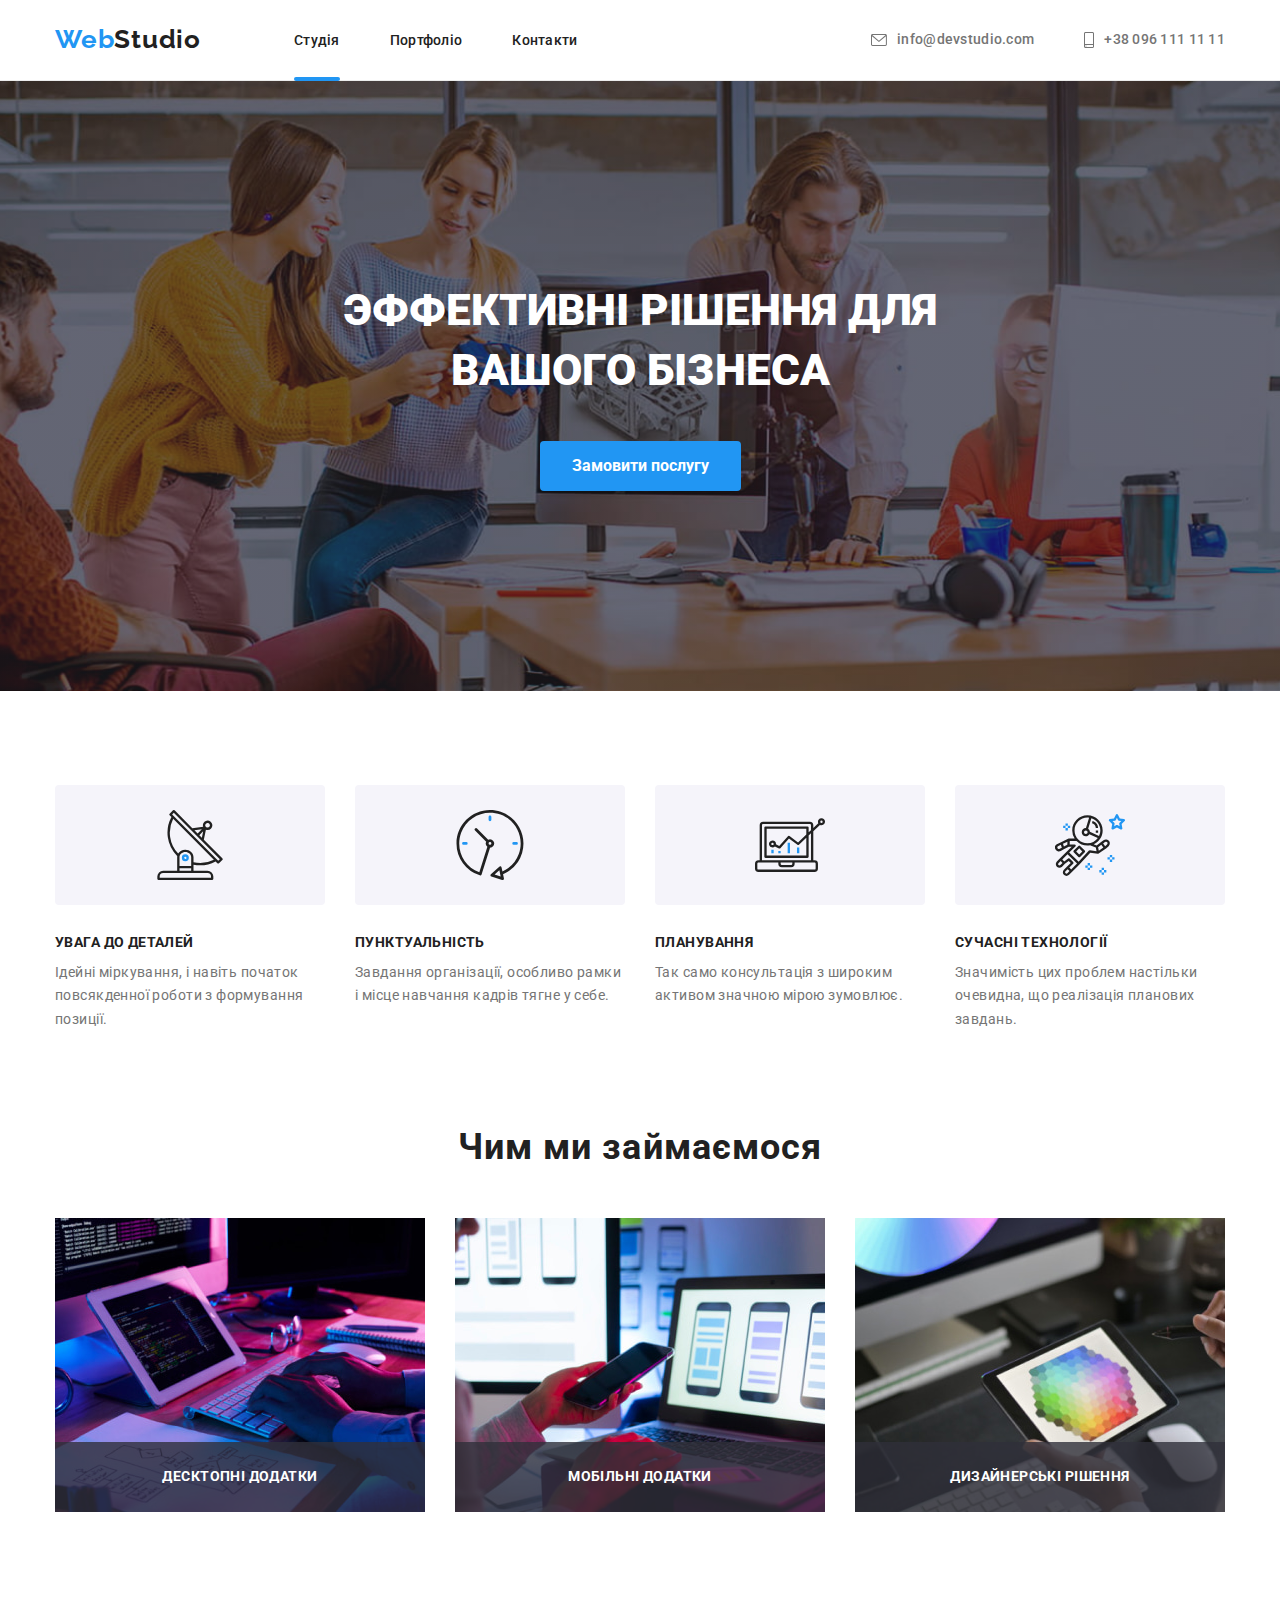
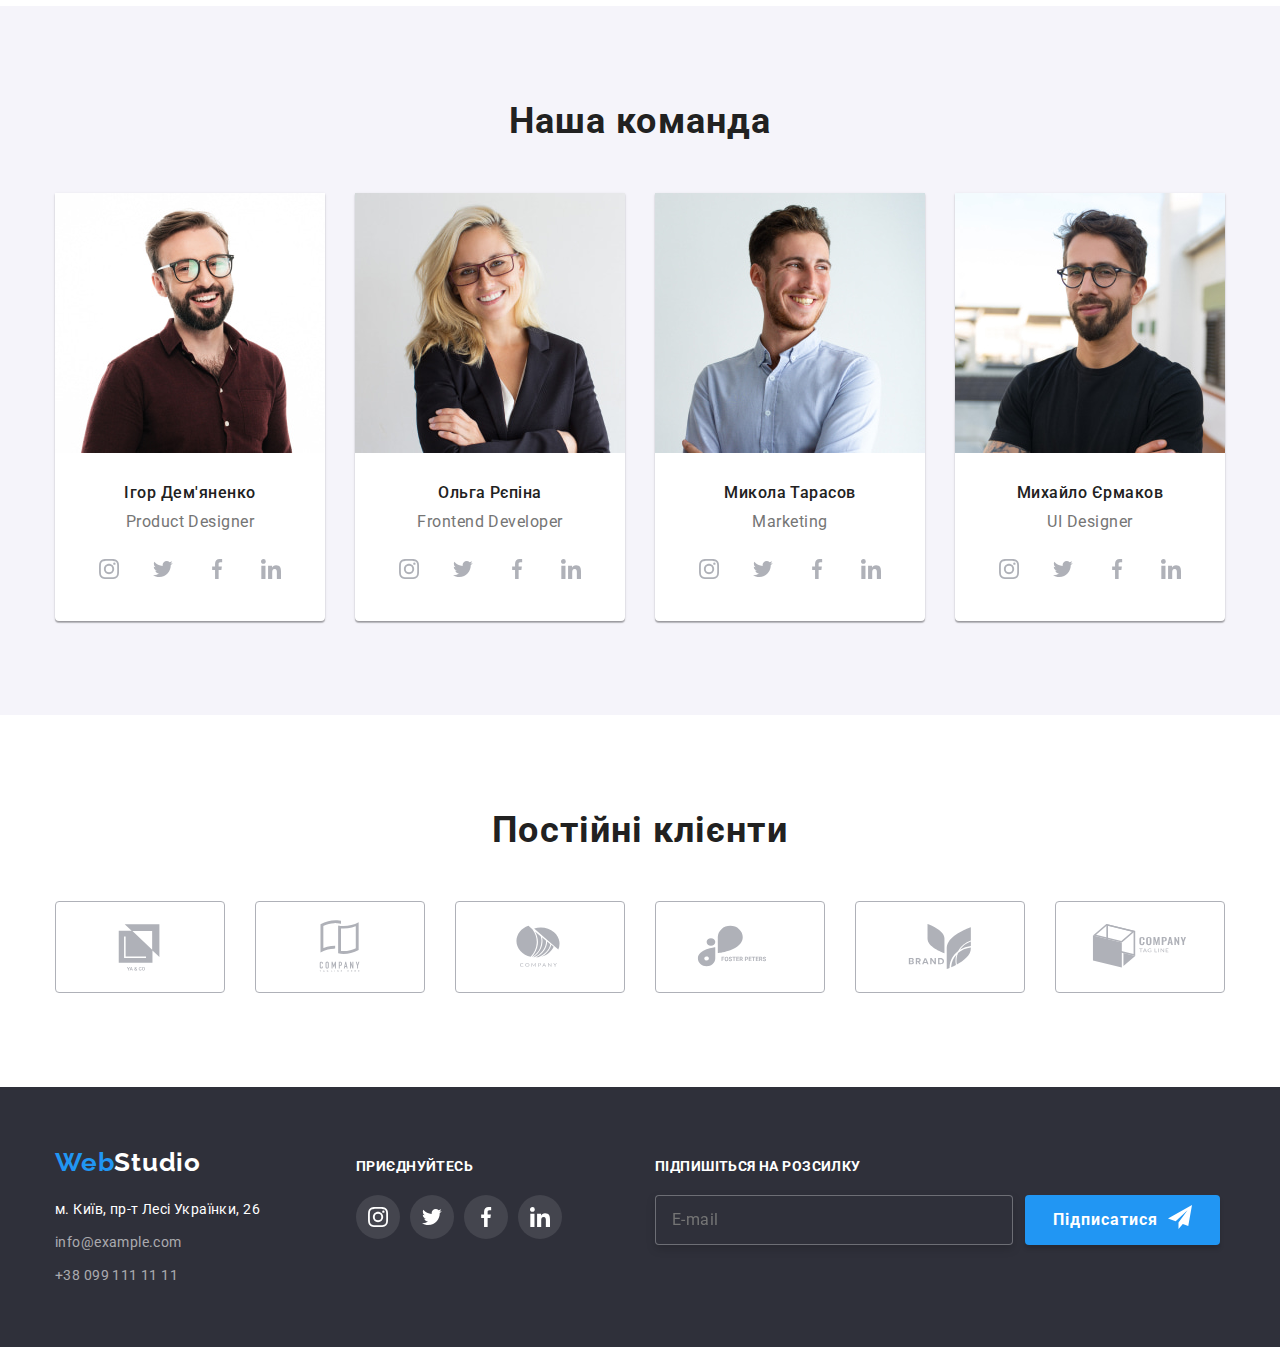
<file: index.html>
<!DOCTYPE html>
<html lang="en">
<head>
    <meta charset="UTF-8">
    <meta http-equiv="X-UA-Compatible" content="IE=edge">
    <meta name="viewport" content="width=device-width, initial-scale=1.0">
    <title>Document</title>
    <!-- Основные шрифты -->
    <link rel="preconnect" href="https://fonts.googleapis.com">
    <link rel="preconnect" href="https://fonts.gstatic.com" crossorigin>
    <link href="https://fonts.googleapis.com/css2?family=Raleway:wght@700&family=Roboto:wght@400;500;700;900&display=swap" rel="stylesheet">
    <!--modern-normolize-->
    <link rel="stylesheet" href="https://cdn.jsdelivr.net/npm/modern-normalize@1.1.0/modern-normalize.min.css">
    <!-- стили css 
    <link rel="stylesheet" href="./css/styles.css"/> -->
     <!-- Препроцессор SASS -->
     <link rel="stylesheet" href="./css/main.min.css">

</head>
<body>
    <header class="header">
        <div class="container header__wrapper">
          <nav class="header__navigation">
           <a href="./index.html" class="logo header__logo">Web<span class="header__logo-dark">Studio</span></a>

             <ul class="header__pages">
                <li class="header__pages-list"><a href="" class="header__pages-link header__pages-link--current">Студія</a></li>
                <li class="header__pages-list"><a href="./portfolio.html" class="header__pages-link">Портфоліо</a></li>
                <li class="header__pages-list"><a href="" class="header__pages-link">Контакти</a></li>
             </ul>     
          </nav> 

          <ul class="header__contacts">
             <li class="header__contacts-list">
                <a href="mailto:info@example.com" class="header__contact">
                  <svg class="header__icon-envelope">
                     <use href="./images/icons.svg#icon-envelope"></use>
                  </svg> 
                info@devstudio.com</a>
             </li>
             <li class="header__contacts-list">
                <a href="tel:+380991111111" class="header__contact">
                  <svg class="header__icon-smartphone">
                     <use href="./images/icons.svg#icon-smartphone"></use>
                  </svg>
                  +38 096 111 11 11</a>
             </li>
          </ul>
        </div>
    </header>

    <main>
        <section class="hero">
            <div class="container">
            <h1 class="hero__title">Эффективні рішення для<br/>вашого бізнеса</h1>
            <button class="hero__button" data-modal-open>Замовити послугу</button>
            </div>
        </section>

        <section class="features section">
            <div class="container">
              <h2 class="features__title">Наші переваги</h2>
              <ul class="features__unodered-list">
                 <li class="features__list">
                  <div class="features__box">
                    <svg class="features__icon">
                       <use href="./images/icons.svg#icon-antenna"></use>
                    </svg>
                  </div>  
                   <h3 class="features__link-title">Увага до деталей</h3>
                   <p class="features__text">Ідейні міркування, і навіть початок повсякденної роботи з формування позиції.</p>
                 </li>
                 <li class="features__list">
                    <div class="features__box">
                      <svg class="features__icon">
                         <use href="./images/icons.svg#icon-clock"></use>
                      </svg> 
                    </div>
                  <h3 class="features__link-title">Пунктуальність</h3>
                   <p class="features__text">Завдання організації, особливо рамки і місце навчання кадрів тягне у себе.</p>
                 </li>
                 <li class="features__list">
                    <div class="features__box">
                      <svg class="features__icon">
                         <use href="./images/icons.svg#icon-diagram"></use>
                      </svg> 
                    </div>
                  <h3 class="features__link-title">Планування</h3>
                   <p class="features__text">Так само консультація з широким активом значною мірою зумовлює.</p>
                 </li>
                  <li class="features__list">
                     <div class="features__box">
                        <svg class="features__icon">
                           <use href="./images/icons.svg#icon-astronaut"></use>
                        </svg>
                     </div>
                     <h3 class="features__link-title">Сучасні технології</h3>
                   <p class="features__text">Значимість цих проблем настільки очевидна, що реалізація планових завдань.</p>
                 </li>
               </ul>
             </div>
        </section>   

        <section class="work section">
            <div class="work__container container ">
               <h2 class="work__title">Чим ми займаємося</h2>
               
               <ul class="work__list">
                  <li class="work__item">
                     <div class="work__image">
                       <img src="./images/img1-optimized.jpg" alt="width 370px">
                       <p class="work__text">Десктопні додатки</p>
                  </div> 
                  </li>

                  <li class="work__item">
                     <div class="work__image">
                       <img src="./images/img2-optimized.jpg" alt="width 370px">
                       <p class="work__text">Мобільні додатки</p>
                     </div>
                  </li>

                  <li class="work__item">
                     <div class="work__image">
                       <img src="./images/img3-optimized.jpg" alt="width 370px">
                       <p class="work__text">Дизайнерські рішення</p>
                     </div>
                  </li>
               </ul>

            </div>
        </section>

        <section class="team section">
            <div class="container">
               <h2 class="team__title">Наша команда</h2>
               <ul class="team__list">
                   <li class="team__item">
                      <img src="./images/Демьяненко-optimized.jpg" alt="width 270px">
                      <div class="team__wrapper">
                         <h3 class="team__participant-name">Ігор Дем'яненко</h3>
                         <p class="team__profession">Product Designer</p>
                        <ul class="participant-networks">
                           <li class="participant-networks__list">
                             <a href="" class="participant-networks__link">
                                <svg class="participant-networks__svg">
                                  <use href="./images/icons.svg#icon-instagram" ></use>
                                </svg>
                              </a>
                           </li>
                           <li class="participant-networks__list">
                              <a href="" class="participant-networks__link">
                               <svg class="participant-networks__svg">
                                  <use href="./images/icons.svg#icon-vector" ></use>
                               </svg>
                              </a>
                           </li>
                           <li class="participant-networks__list">
                              <a href="" class="participant-networks__link">
                               <svg class="participant-networks__svg">
                                  <use href="./images/icons.svg#icon-facebook" ></use>
                               </svg>
                              </a>
                           </li>
                           <li class="participant-networks__list">
                              <a href="" class="participant-networks__link">
                               <svg class="participant-networks__svg">
                                  <use href="./images/icons.svg#icon-linkedin" ></use>
                               </svg>
                              </a>
                           </li>
                        </ul>
                      </div>
                   </li>   

                   <li class="team__item">
                      <img src="./images/Репина-optimized.jpg" alt="width 270px">
                      <div class="team__wrapper">
                         <h3 class="team__participant-name">Ольга Рєпіна</h3>
                         <p class="team__profession">Frontend Developer</p>
                         <ul class="participant-networks">
                           <li class="participant-networks__list">
                             <a href="" class="participant-networks__link">
                                <svg class="participant-networks__svg">
                                  <use href="./images/icons.svg#icon-instagram" ></use>
                                </svg>
                              </a>
                           </li>
                           <li class="participant-networks__list">
                              <a href="" class="participant-networks__link">
                               <svg class="participant-networks__svg">
                                  <use href="./images/icons.svg#icon-vector" ></use>
                               </svg>
                              </a>
                           </li>
                           <li class="participant-networks__list">
                              <a href="" class="participant-networks__link">
                               <svg class="participant-networks__svg">
                                  <use href="./images/icons.svg#icon-facebook" ></use>
                               </svg>
                              </a>
                           </li>
                           <li class="participant-networks__list">
                              <a href="" class="participant-networks__link">
                               <svg class="participant-networks__svg">
                                  <use href="./images/icons.svg#icon-linkedin" ></use>
                               </svg>
                              </a>
                           </li>
                        </ul>
                        </div>
                  </li>   

                  <li class="team__item">
                      <img src="./images/Тарасов-optimized.jpg" alt="width 270px">
                      <div class="team__wrapper">
                         <h3 class="team__participant-name">Микола Тарасов</h3>
                         <p class="team__profession">Marketing</p>
                         <ul class="participant-networks">
                           <li class="participant-networks__list">
                             <a href="" class="participant-networks__link">
                                <svg class="participant-networks__svg">
                                  <use href="./images/icons.svg#icon-instagram" ></use>
                                </svg>
                              </a>
                           </li>
                           <li class="participant-networks__list">
                              <a href="" class="participant-networks__link">
                               <svg class="participant-networks__svg">
                                  <use href="./images/icons.svg#icon-vector" ></use>
                               </svg>
                              </a>
                           </li>
                           <li class="participant-networks__list">
                              <a href="" class="participant-networks__link">
                               <svg class="participant-networks__svg">
                                  <use href="./images/icons.svg#icon-facebook" ></use>
                               </svg>
                              </a>
                           </li>
                           <li class="participant-networks__list">
                              <a href="" class="participant-networks__link">
                               <svg class="participant-networks__svg">
                                  <use href="./images/icons.svg#icon-linkedin" ></use>
                               </svg>
                              </a>
                           </li>
                        </ul>
                        </div>
                  </li>   

                  <li class="team__item">
                      <img src="./images/Ермаков-optimized.jpg" alt="width 270px">
                      <div class="team__wrapper">
                         <h3 class="team__participant-name">Михайло Єрмаков</h3>
                         <p class="team__profession">UI Designer</p>
                         <ul class="participant-networks">
                           <li class="participant-networks__list">
                             <a href="" class="participant-networks__link">
                                <svg class="participant-networks__svg">
                                  <use href="./images/icons.svg#icon-instagram" ></use>
                                </svg>
                              </a>
                           </li>
                           <li class="participant-networks__list">
                              <a href="" class="participant-networks__link">
                               <svg class="participant-networks__svg">
                                  <use href="./images/icons.svg#icon-vector" ></use>
                               </svg>
                              </a>
                           </li>
                           <li class="participant-networks__list">
                              <a href="" class="participant-networks__link">
                               <svg class="participant-networks__svg">
                                  <use href="./images/icons.svg#icon-facebook" ></use>
                               </svg>
                              </a>
                           </li>
                           <li class="participant-networks__list">
                              <a href="" class="participant-networks__link">
                               <svg class="participant-networks__svg">
                                  <use href="./images/icons.svg#icon-linkedin" ></use>
                               </svg>
                              </a>
                           </li>
                        </ul>
                        </div>
                  </li>   
               </ul>
            </div>
        </section>

        <section class="clients section">
           <div class="container">
              <h2 class="clients__title">Постійні клієнти</h2>
              <ul class="clients__unodered-list">
                 <li class="clients__list">
                    <a href="" class="clients__link">
                       <svg class="clients__logo">
                          <use href="./images/icons.svg#icon-logo-first"></use>
                       </svg>
                     </a>
                 </li>
                 <li class="clients__list">
                     <a href="" class="clients__link"> 
                       <svg class="clients__logo">
                          <use href="./images/icons.svg#icon-logo-second"></use>
                       </svg>
                     </a>
                 </li>
                 <li class="clients__list">
                     <a href="" class="clients__link">
                       <svg class="clients__logo"> 
                         <use href="./images/icons.svg#icon-logo-third"></use>
                       </svg>
                     </a>
                 </li>
                 <li class="clients__list">
                    <a href="" class="clients__link">
                       <svg class="clients__logo">
                         <use href="./images/icons.svg#icon-logo-fourth"></use>
                       </svg>
                     </a>
                 </li>
                 <li class="clients__list">
                    <a href="" class="clients__link">
                      <svg class="clients__logo"> 
                         <use href="./images/icons.svg#icon-logo-fifth"></use>
                      </svg>
                     </a>
                 </li>
                 <li class="clients__list">
                    <a href="" class="clients__link">
                      <svg class="clients__logo"> 
                         <use href="./images/icons.svg#icon-logo-sixth"></use>
                      </svg>
                     </a>
                 </li>
              </ul>
           </div>
        </section>
    </main>
   
    <footer class="footer">
     <div class="container footer__container">
        <section class="footer__contacts">
          <a href="./index.html" class="footer__logo">Web<span class="footer__logo-light">Studio</span></a>

          <address class="footer__address">
              <ul class="footer__list">
                <li class="footer__link"><a class="footer__company-adress" href="https://www.google.com/maps/place/%D0%B1%D1%83%D0%BB.+%D0%9B%D0%B5%D1%81%D0%B8+%D0%A3%D0%BA%D1%80%D0%B0%D0%B8%D0%BD%D0%BA%D0%B8,+26,+%D0%9A%D0%B8%D0%B5%D0%B2,+02000/@50.4265807,30.5361971,17z/data=!3m1!4b1!4m5!3m4!1s0x40d4cf0e033ecbe9:0x57a4dffefec77da0!8m2!3d50.4265807!4d30.5383858" >м. Київ, пр-т Лесі Українки, 26</a></li>
          
                <li class="footer__link"><a class="footer__company-contacts" href="mailto:info@example.com" >info@example.com</a></li>
               
                <li class="footer__link"><a class="footer__company-contacts" href="tel:+380991111111" >+38 099 111 11 11</a></li>
              </ul> 
           </address>
        </section>
        <section class="footer-networks">
           <h2 class="footer-networks__title">приєднуйтесь</h2>
           <ul class="footer-networks__unodered-list">
              <li class="footer-networks__list">
                <a href="" class="footer-networks__link">
                   <svg class="footer-networks__svg">
                      <use href="./images/icons.svg#icon-instagram" ></use>
                   </svg>
                  </a>
              </li>
              <li class="footer-networks__list">
                <a href="" class="footer-networks__link">
                   <svg class="footer-networks__svg">
                      <use href="./images/icons.svg#icon-vector" ></use>
                   </svg>
               </a>
              </li>
              <li class="footer-networks__list">
                <a href="" class="footer-networks__link">
                   <svg class="footer-networks__svg">
                      <use href="./images/icons.svg#icon-facebook" ></use>
                   </svg>
               </a>
              </li>
              <li class="footer-networks__list">
                <a href="" class="footer-networks__link">
                   <svg class="footer-networks__svg">
                      <use href="./images/icons.svg#icon-linkedin" ></use>
                   </svg>
               </a>
              </li>
           </ul>
        </section>

        <section class="footer-email">
            <label for="email-input" class="footer-email__title">Підпишіться на розсилку</label>
               <div class="footer-email__wrapper">
                  <input 
                     class="footer-email__input" 
                     type="email" 
                     name="email-input" 
                     placeholder="E-mail" 
                     id="email-input"
                  />
                  <button type="submit" class="footer-email__send-button">
                     <p class="footer-email__button-text">Підписатися</p>
                     <svg class=""  width="24px" height="24px">
                        <use href="./images/icons.svg#email-send-button" ></use>
                     </svg>
                  </button>
               </div> 
         </section>
     </div>
    </footer>   
    
    <div class="backdrop is-hidden"  data-modal>
      <div class="modal">
         <button type="modal-button" class="modal__close-button" data-modal-close>
            <svg class="modal__close-button-svg"  width="11px" height="11px">
               <use href="./images/icons.svg#modal-close-svg" ></use>
            </svg>
         </button>
         <p class="modal__title">Залиште свої дані, ми вам передзвонимо</p>
         <form>
            <div class="modal__input-field">
              <label for="user-name" class="modal__input-title">Ім'я </label>
               <div class="modal__input-wrap">
                  <input 
                     class="modal__form-input" 
                     type="text" 
                     name="user-name" 
                     placeholder href="./images/modal-icons.svg#icon-modal-body"  
                     id="user-name"
                  />
                  <svg class="modal__icon" width="18px" height="18px">
                     <use href="./images/icons.svg#icon-person-black"></use>
                  </svg>
               </div>
            </div>      
            
            <div class="modal__input-field">
              <label for="user-tel" class="modal__input-title">Телефон</label>
               <div class="modal__input-wrap">
                  <input 
                     class="modal__form-input" 
                     type="tel" 
                     name="user-tel" 
                     placeholder="" 
                     id="user-tel"
                  />
                  <svg class="modal__icon" width="18px" height="18px">
                     <use href="./images/icons.svg#icon-phone-black"></use>
                  </svg>
               </div>
            </div>   

            <div class="modal__input-field">
              <label for="user-email" class="modal__input-title">Пошта</label>
               <div class="modal__input-wrap">
                  <input 
                     class="modal__form-input" 
                     type="email" 
                     name="user-email" 
                     placeholder="" 
                     id="user-email"
                  />
                  <svg class="modal__icon" width="18px" height="18px">
                     <use href="./images/icons.svg#icon-email-black"></use>
                  </svg>
               </div>
            </div> 

            <div class="modal__user-comment">
               <label for="user-comment" class="modal__input-title">Коментар</label>
               <textarea class="modal__textarea"
                  name="user-comment" 
                  id="user-comment"
                  placeholder="Введіть текст"></textarea>
             </div> 

             <div class="modal__checkbox-field">
               <input type="checkbox" 
                      name="user-policy" 
                      value="true" 
                      class="modal__input-check backdrop is-hidden"
                      id="user-policy">
               <label for="user-policy" class="modal__check-text">
                  <span>
                     <svg class="modal__check-mark-icon" width="11px" height="8px">
                        <use href="./images/icons.svg#check-mark-icon"></use>
                     </svg>
                  </span>
                  Погоджуюся з розсилкою та приймаю &nbsp; <a href="" class="modal__contract-link"> Умови договору</a>
               </label>
             </div> 

            <button type="submit" class="modal__send-button">Відправити</button>
          </form>
      </div>
    </div>
    <script src="./js/modal.js"></script>
</body>
</html>
</file>
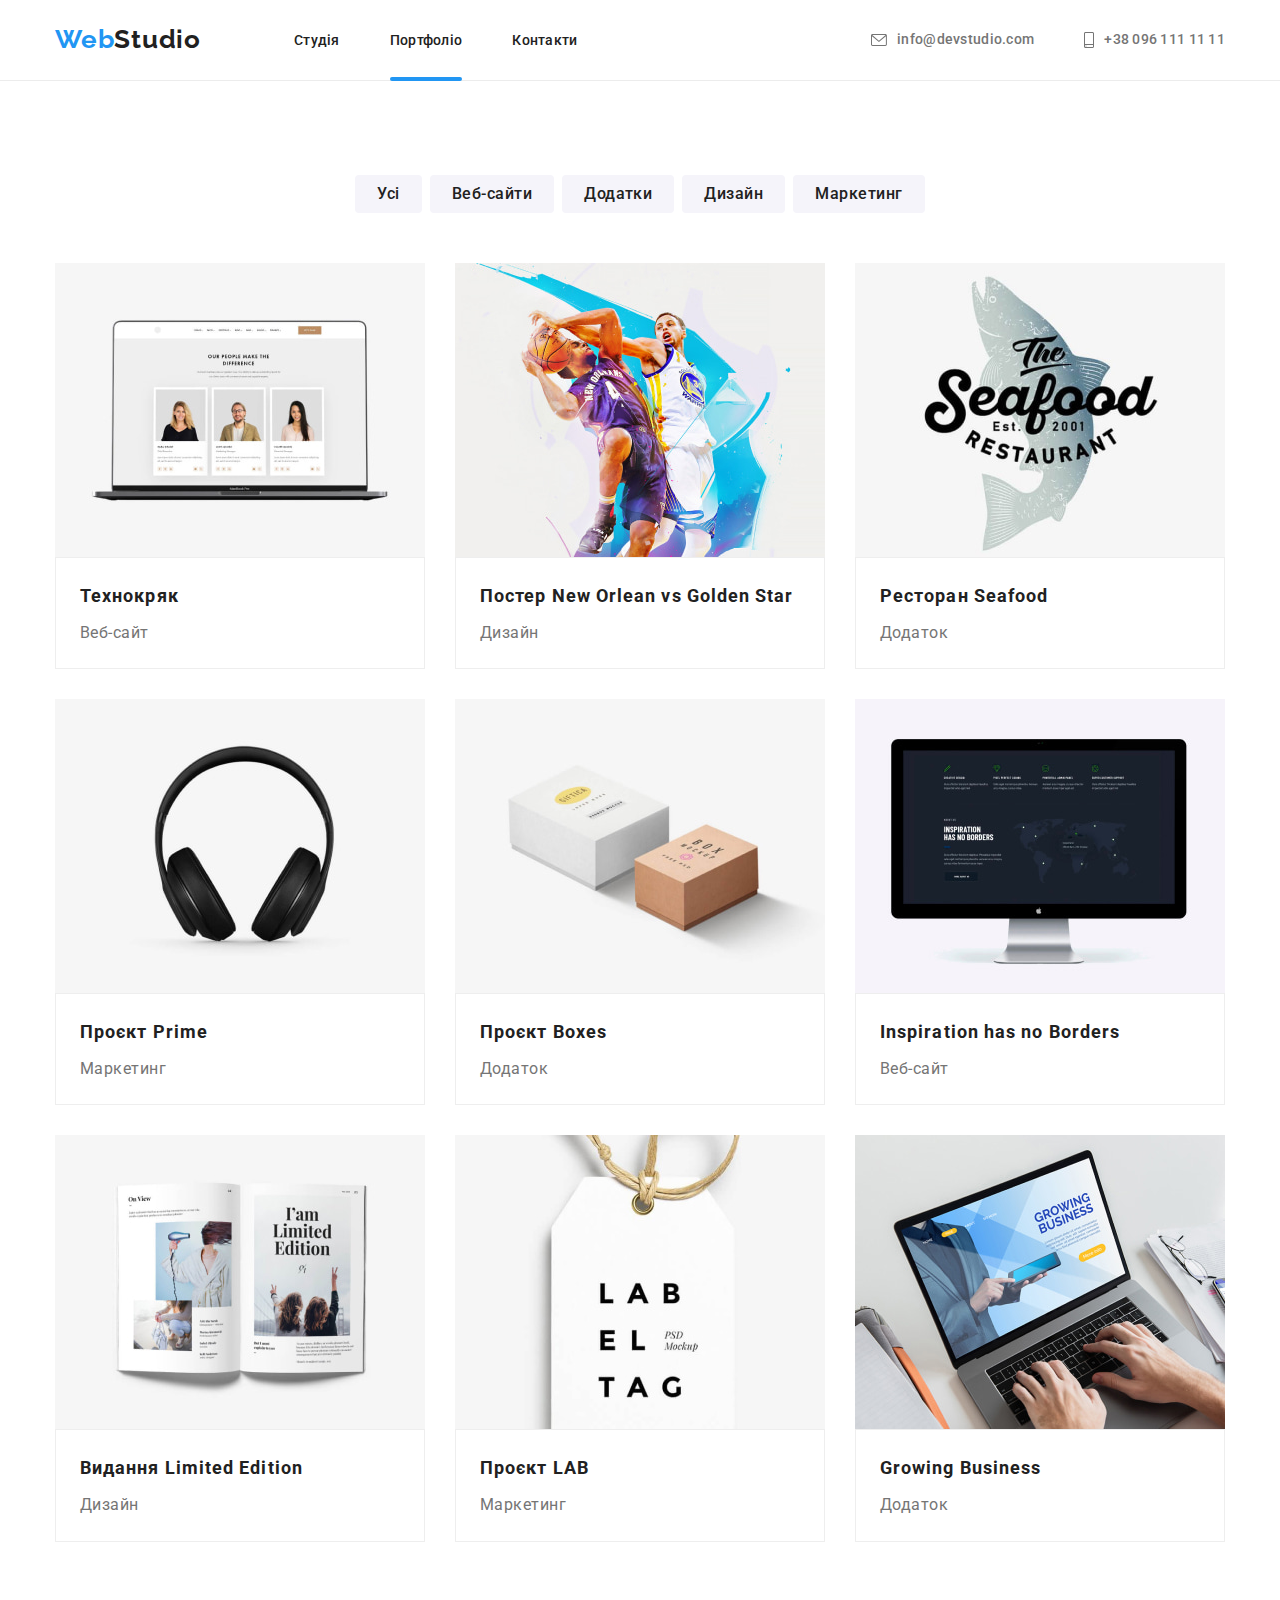
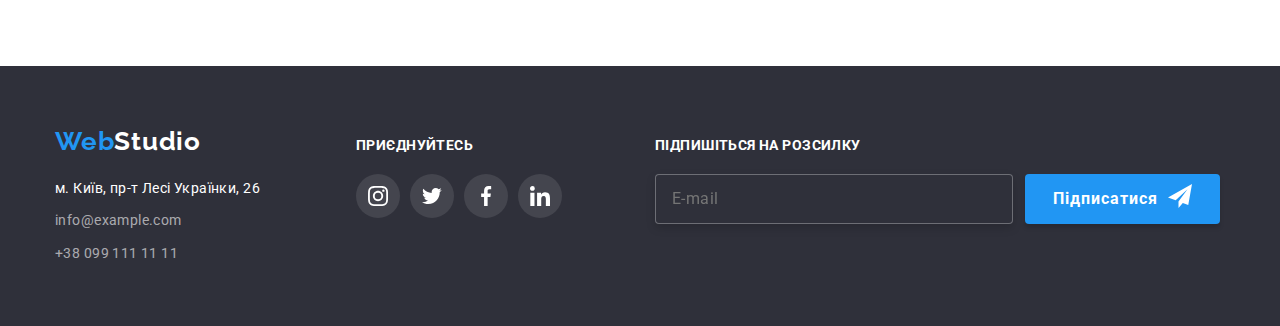
<file: portfolio.html>
<!DOCTYPE html>
<html lang="en">
<head>
    <meta charset="UTF-8">
    <meta http-equiv="X-UA-Compatible" content="IE=edge">
    <meta name="viewport" content="width=device-width, initial-scale=1.0">
    <title>Document</title>
    <!-- Основные шрифты -->
    <link rel="preconnect" href="https://fonts.googleapis.com">
    <link rel="preconnect" href="https://fonts.gstatic.com" crossorigin>
    <link href="https://fonts.googleapis.com/css2?family=Raleway:wght@700&family=Roboto:wght@400;500;700;900&display=swap" rel="stylesheet">
     <!--modern-normolize-->
     <link rel="stylesheet" href="https://cdn.jsdelivr.net/npm/modern-normalize@1.1.0/modern-normalize.min.css">
    <!-- стили css
    <link rel="stylesheet" href="./css/styles.css"> -->
    <!-- Препроцессор SASS -->
    <link rel="stylesheet" href="./css/main.min.css">


</head>
<body>
   <header class="header">
      <div class="container header__wrapper">
        <nav class="header__navigation">
         <a href="./index.html" class="logo header__logo">Web<span class="header__logo-dark">Studio</span></a>

           <ul class="header__pages">
              <li class="header__pages-list"><a href="" class="header__pages-link">Студія</a></li>
              <li class="header__pages-list"><a href="./portfolio.html" class="header__pages-link header__pages-link--current">Портфоліо</a></li>
              <li class="header__pages-list"><a href="" class="header__pages-link">Контакти</a></li>
           </ul>     
        </nav> 

        <ul class="header__contacts">
           <li class="header__contacts-list">
              <a href="mailto:info@example.com" class="header__contact">
                <svg class="header__icon-envelope">
                   <use href="./images/icons.svg#icon-envelope"></use>
                </svg> 
              info@devstudio.com</a>
           </li>
           <li class="header__contacts-list">
              <a href="tel:+380991111111" class="header__contact">
                <svg class="header__icon-smartphone">
                   <use href="./images/icons.svg#icon-smartphone"></use>
                </svg>
                +38 096 111 11 11</a>
           </li>
        </ul>
      </div>
  </header>

    <main>
      <section class="portfolio">
          <div class="container buttons-area">
             <h1 class="buttons-area__title">Навигація в портфоліо</h1>
               <ul class="buttons-area__unordered-list">
                 <li class="buttons-area__list"><button class="buttons-area__all">Усі</button></li>
                 <li class="buttons-area__list"><button class="buttons-area__web">Веб-сайти</button></li>
                 <li class="buttons-area__list"><button class="buttons-area__apps">Додатки</button></li>
                 <li class="buttons-area__list"><button class="buttons-area__design">Дизайн</button></li>
                 <li class="buttons-area__list"><button class="buttons-area__marketing">Маркетинг</button></li>
               </ul>
          </div>

          <div class="container examples">
            <ul class="examples__unordered-list">
            <li class="examples__list">
               <a href="" class="examples__link">
                  <div class="examples__image">
                    <img src="./images/portfolio.images/Технокряк.jpg" alt="width 370px">
                    <p class="examples__description">
                      Ресурс пропонує комплексні пропозиції з різним рівнем функціоналу та сервісів. Все це дозволить відвідувачу отримати вичерпні відомості про компанію чи приватну особу.
                    </p>
                  </div>
                  <p class="examples__text"></p>
                <div class="examples__wrap">
                   <h2 class="examples__title">Технокряк</h2>
                   <p class="examples__type">Веб-сайт</p>
                   
                </div>
               </a>
            </li>

            <li class="examples__list">
               <a href="" class="examples__link">
                  <div class="examples__image">
                   <img src="./images/portfolio.images/Постер-New-Orlean-vs-Golden-Star.jpg" alt="width 370px">
                   <p class="examples__description">
                      Ресурс пропонує комплексні пропозиції з різним рівнем функціоналу та сервісів. Все це дозволить відвідувачу отримати вичерпні відомості про компанію чи приватну особу.
                   </p>
                  </div>
                <p class="examples__text"></p>
                <div class="examples__wrap">
                    <h2 class="examples__title">Постер New Orlean vs Golden Star</h2>
                   <p class="examples__type">Дизайн</p>
                   
                </div>
               </a>
            </li>

            <li class="examples__list">
               <a href="" class="examples__link">
                  <div class="examples__image">
                   <img src="./images/portfolio.images/Ресторан-Seafood.jpg" alt="width 370px">
                   <p class="examples__description">
                      Ресурс пропонує комплексні пропозиції з різним рівнем функціоналу та сервісів. Все це дозволить відвідувачу отримати вичерпні відомості про компанію чи приватну особу.
                   </p>
                  </div>
                  <p class="examples__text"></p>
                  <div class="examples__wrap">
                    <h2 class="examples__title">Ресторан Seafood</h2>
                   <p class="examples__type">Додаток</p>
                   
                </div>
               </a>
            </li>

            <li class="examples__list">
               <a href="" class="examples__link">
                  <div class="examples__image">
                   <img src="./images/portfolio.images/Проект-Prime.jpg" alt="width 370px">
                   <p class="examples__description">
                      Ресурс пропонує комплексні пропозиції з різним рівнем функціоналу та сервісів. Все це дозволить відвідувачу отримати вичерпні відомості про компанію чи приватну особу.
                   </p>
                  </div>
                  <p class="examples__text"></p>
                  <div class="examples__wrap">
                    <h2 class="examples__title">Проєкт Prime</h2>
                   <p class="examples__type">Маркетинг</p>
                   
                </div>
               </a>
            </li>

            <li class="examples__list">
               <a href="" class="examples__link">
                  <div class="examples__image">
                   <img src="./images/portfolio.images/Проект-Boxes.jpg" alt="width 370px">
                   <p class="examples__description">
                      Ресурс пропонує комплексні пропозиції з різним рівнем функціоналу та сервісів. Все це дозволить відвідувачу отримати вичерпні відомості про компанію чи приватну особу.
                   </p>
                  </div>
                  <p class="examples__text"></p>
                  <div class="examples__wrap">
                    <h2 class="examples__title">Проєкт Boxes</h2>
                   <p class="examples__type">Додаток</p>
                   
                </div>
               </a>
            </li>

            <li class="examples__list">
               <a href="" class="examples__link">
                  <div class="examples__image">
                   <img src="./images/portfolio.images/Inspiration--has-no-Borders.jpg" alt="width 370px">
                   <p class="examples__description">
                      Ресурс пропонує комплексні пропозиції з різним рівнем функціоналу та сервісів. Все це дозволить відвідувачу отримати вичерпні відомості про компанію чи приватну особу.
                   </p>
                  </div>
                  <p class="examples__text"></p>
                   <div class="examples__wrap">
                    <h2 class="examples__title">Inspiration has no Borders</h2>
                   <p class="examples__type">Веб-сайт</p>
                   
                </div>
               </a>
            </li>

            <li class="examples__list">
               <a href="" class="examples__link">
                  <div class="examples__image">
                   <img src="./images/portfolio.images/Издание-Limited-Edition.jpg" alt="width 370px">
                   <p class="examples__description">
                      Ресурс пропонує комплексні пропозиції з різним рівнем функціоналу та сервісів. Все це дозволить відвідувачу отримати вичерпні відомості про компанію чи приватну особу.
                   </p>
                  </div>
                   <p class="examples__text"></p>
                <div class="examples__wrap">
                    <h2 class="examples__title">Видання Limited Edition</h2>
                   <p class="examples__type">Дизайн</p>
                   
                </div>
               </a>
            </li>

            <li class="examples__list">
               <a href="" class="examples__link">
                  <div class="examples__image">
                   <img src="./images/portfolio.images/Проект-LAB.jpg" alt="width 370px">
                   <p class="examples__description">
                      Ресурс пропонує комплексні пропозиції з різним рівнем функціоналу та сервісів. Все це дозволить відвідувачу отримати вичерпні відомості про компанію чи приватну особу.
                   </p>
                  </div>
                   <p class="examples__text"></p>
                <div class="examples__wrap">
                    <h2 class="examples__title">Проєкт LAB</h2>
                   <p class="examples__type">Маркетинг</p>
                   
                </div>
               </a>
            </li>

            <li class="examples__list">
               <a href="" class="examples__link">
                  <div class="examples__image">
                   <img src="./images/portfolio.images/Growing-Business.jpg" alt="width 370px">
                   <p class="examples__description">
                      Ресурс пропонує комплексні пропозиції з різним рівнем функціоналу та сервісів. Все це дозволить відвідувачу отримати вичерпні відомості про компанію чи приватну особу.
                   </p>
                  </div>
                   <p class="examples__text"></p>
                <div class="examples__wrap">
                    <h2 class="examples__title">Growing Business</h2>
                   <p class="examples__type">Додаток</p>
                   
                </div>
               </a>
            </li>
          </ul>
          </div>
      </section>
    </main>

    <footer class="footer">
      <div class="container footer__container">
         <section class="footer__contacts">
           <a href="./index.html" class="footer__logo">Web<span class="footer__logo-light">Studio</span></a>
 
           <address class="footer__address">
               <ul class="footer__list">
                 <li class="footer__link"><a class="footer__company-adress" href="https://www.google.com/maps/place/%D0%B1%D1%83%D0%BB.+%D0%9B%D0%B5%D1%81%D0%B8+%D0%A3%D0%BA%D1%80%D0%B0%D0%B8%D0%BD%D0%BA%D0%B8,+26,+%D0%9A%D0%B8%D0%B5%D0%B2,+02000/@50.4265807,30.5361971,17z/data=!3m1!4b1!4m5!3m4!1s0x40d4cf0e033ecbe9:0x57a4dffefec77da0!8m2!3d50.4265807!4d30.5383858" >м. Київ, пр-т Лесі Українки, 26</a></li>
           
                 <li class="footer__link"><a class="footer__company-contacts" href="mailto:info@example.com" >info@example.com</a></li>
                
                 <li class="footer__link"><a class="footer__company-contacts" href="tel:+380991111111" >+38 099 111 11 11</a></li>
               </ul> 
            </address>
         </section>
         <section class="footer-networks">
            <h2 class="footer-networks__title">приєднуйтесь</h2>
            <ul class="footer-networks__unodered-list">
               <li class="footer-networks__list">
                 <a href="" class="footer-networks__link">
                    <svg class="footer-networks__svg">
                       <use href="./images/icons.svg#icon-instagram" ></use>
                    </svg>
                   </a>
               </li>
               <li class="footer-networks__list">
                 <a href="" class="footer-networks__link">
                    <svg class="footer-networks__svg">
                       <use href="./images/icons.svg#icon-vector" ></use>
                    </svg>
                </a>
               </li>
               <li class="footer-networks__list">
                 <a href="" class="footer-networks__link">
                    <svg class="footer-networks__svg">
                       <use href="./images/icons.svg#icon-facebook" ></use>
                    </svg>
                </a>
               </li>
               <li class="footer-networks__list">
                 <a href="" class="footer-networks__link">
                    <svg class="footer-networks__svg">
                       <use href="./images/icons.svg#icon-linkedin" ></use>
                    </svg>
                </a>
               </li>
            </ul>
         </section>
 
         <section class="footer-email">
             <label for="email-input" class="footer-email__title">Підпишіться на розсилку</label>
                <div class="footer-email__wrapper">
                   <input 
                      class="footer-email__input" 
                      type="email" 
                      name="email-input" 
                      placeholder="E-mail" 
                      id="email-input"
                   />
                   <button type="submit" class="footer-email__send-button">
                      <p class="footer-email__button-text">Підписатися</p>
                      <svg class=""  width="24px" height="24px">
                         <use href="./images/icons.svg#email-send-button" ></use>
                      </svg>
                   </button>
                </div> 
          </section>
      </div>
     </footer>    
 </body>
 </html>
</file>
<file: css/styles.css>
/* Цветовая гамма */
/* цвет основного текста  #212121 */
/* вторичный цвет текста #757575 */
/* белый #FFFFFF */
/* белый с прозрачностью color: rgba(255, 255, 255, 0.6); */
/* синий #2196F3 */
/* bgc героя и футера #2F303A */
/* bgc секции наши преимущества и чем мы занимаемся, портфолио #E5E5E5*/
/* bgc наша команда   #F5F4FA*/
/* font-family: 'Raleway', sans-serif;
   font-family: 'Roboto', sans-serif; */
:root {
    --main-color: #212121;
    --secondary-color: #757575;
    --white-color: #FFFFFF;
    --transparency-white-color: rgba(255, 255, 255, 0.6);
    --blue-color: #2196F3;
    --footer-bgc: #2F303A;
    --portfolio-bgc: #E5E5E5;
    --team-bgc: #F5F4FA;
    --icons-color: #AFB1B8;
    --animation-time: 250ms;
    --animation-cubic: cubic-bezier(0.4, 0, 0.2, 1);
}
ul {
    margin: 0px;
    padding: 0px;
    list-style-type: none;
}

h1, h2, h3, p {
    margin: 0px;
}
body {
    font-family: Roboto, sans-serif;
    color: var(--main-color);
}

img {
    display: block;
    max-width: 100%;
}

.container {
    width: 1200px;
    margin: 0px auto;
    padding: 0px 15px;
}

/* header */
.header {
    border-bottom: 1px solid #ECECEC;
    background-color: var(--white-color);
}

.header__wrapper,
.header__navigation {
    display: flex;
    align-items: center;
}

.header__logo {
    margin-right: 93px;
    
    padding-top: 24px;
    padding-bottom: 25px;

    font-family: Raleway, sans-serif;
    font-weight: 700;
    font-size: 26px;
    line-height: 1.19;
    letter-spacing: 0.03em;

    color: var(--blue-color);
}

.header__logo-dark{
    color: var(--main-color);
}

.header__pages{
    display: flex;
    padding-left: 0px;
}
.header__pages .header__pages-list + .header__pages-list { 
    margin-left: 50px;
}

.header__pages .header__pages-link {
    padding-top: 32px;
    padding-bottom: 32px;
}

.header__pages .header__pages-link {
    position: relative;
    color: var(--main-color);
    font-weight: 500;
    font-size: 14px;
    line-height: 1.14;
    letter-spacing: 0.02em;   
}

.header__pages-link--current {
    position: relative;
}

.header__pages-link--current::after{
    content: "";
    position: absolute;
    display: block;
    width: 100%;
    height: 4px;
    background: var(--blue-color);
    border-radius: 2px;

    transform: translateY(28px);
}

.header__contacts{
    display: flex;
    margin-left: auto;
}
    
.header__contacts .header__contacts-list + .header__contacts-list{
     margin-left: 50px;
}

.header__contacts .contact {
    padding-top: 32px;
    padding-bottom: 32px;
}

.header__contacts,
.header__contact {
    color: var(--secondary-color);
    font-weight: 500;
    font-size: 14px;
    line-height: 1.14;
    letter-spacing: 0.02em;
    transition: color var(--animation-time) var(--animation-cubic), visibility var(--animation-time);
}

.header__pages-link:hover,
.header__pages-link:focus,
.header__contact:hover,
.header__contact:focus {
    color: var(--blue-color);
}

.header__contact:hover .header__icon-envelope,
.header__contact:hover .header__icon-smartphone,
.header__contact:focus .header__icon-envelope,
.header__contact:focus .header__icon-smartphone {
    fill: var(--blue-color);
}

.header__logo,
.web-studio-footer,
.header__pages-link,
.header__contact {
    text-decoration: none
}

.header__icon-envelope {
    fill: var(--secondary-color);
    margin-right: 10px;
    width: 16px;
    height: 12px;
    transition: fill var(--animation-time) var(--animation-cubic), visibility var(--animation-time);
}

.header__icon-smartphone {
    fill: var(--secondary-color);
    margin-right: 10px;
    width: 10px;
    height: 16px;
}
.header__contact {
    display: flex;
    justify-content: center;
    align-items: center;
    fill: var(--icons-color);
    transition: fill var(--animation-time) var(--animation-cubic), visibility var(--animation-time);
}

.header__contact:hover,
.header__contact:focus {
    fill: var(--blue-color);
}

/* main */
/* hero */

.hero {
    padding-top: 200px;
    padding-bottom: 200px;
    text-align: center;
    max-width: 1600px;
    margin-left: auto;
    margin-right: auto;

    background-image: linear-gradient(to right, rgba(47, 48, 58, 0.4), rgba(47, 48, 58, 0.4)),
    url(../images/background-photo.jpg);
    background-repeat: no-repeat;
    background-position: center;
    background-size: cover;
    
}

.hero__title {
    margin: 0px;

    font-weight: 900;
    font-size: 44px;
    line-height: 1.36;
    letter-spacing: 0.06em;
    text-transform: uppercase;

    color: var(--white-color);  
}

.hero__button {
    margin-top: 40px;
    padding: 10px 32px 10px 32px ;
    color: var(--white-color);    
    background: var(--blue-color);
    box-shadow: 0px 4px 4px rgba(0, 0, 0, 0.15);

    font-weight: 700;
    font-size: 16px;
    line-height: 1.87;
    letter-spacing: 0.06em;

    border: 0;
    border-radius: 4px;
}

.hero__button:hover,
.hero__button:focus {
    cursor: pointer;
}

/* features */
.section {
    padding: 94px 0px;
    background-color: var(--white-color);
}

.features__title{
    display: none;
}

.features__unodered-list {
    display: flex;
}

.features__list {
    margin-right: 30px;  
}

.features__list:last-child {
    margin-right: 0px;
}

.features__link-title {
    margin-bottom: 10px;
    color: var(--main-color);

    font-weight: 700;
    font-size: 14px;
    line-height: 1.14;
    letter-spacing: 0.03em;
    text-transform: uppercase;
}

.features__text{
    font-size: 14px;
    line-height: 1.71;
    letter-spacing: 0.03em;
    color: var(--secondary-color);
}

.features__icon {
    position: relative;
    width: 70px;
    height: 70px;
}

.features__icon::after {
    content: "";
    position: absolute;

    display: block;
    width: 100%;
    height: 70px;
    left: 0;
}

.features__box {
    display: flex;
    justify-content: center;
    align-items: center;
    width: 270px;
    height: 120px;
    margin-bottom: 30px;
    background: var(--team-bgc);
    
    border-radius: 4px;
}

/* work */
.work,
.work__container {
   padding-top: 0px;
}

.work__title {
    text-align: center;
    margin-bottom: 50px;
}

.work__list {
    display: flex;
}

.work__item {
    position: relative;
    margin-right: 30px;    
}
.work__image {
    position: relative;
}

.work__text {
    position: absolute;

    font-style: normal;
    font-weight: 700;
    font-size: 14px;
    line-height: 16px;
    letter-spacing: 0.03em;
    text-align: center;
    text-transform: uppercase;

    color: var(--white-color);
    background: rgba(47, 48, 58, 0.8);
    padding-top: 27px;
    height: 70px;
    width: 100%;

    transform: translateY(-100%);
}
    
.work__item:last-child {
    margin-right: 0px;
}

.work__title,
.team__title {
    font-weight: 700;
    font-size: 36px;
    line-height: 1.17;
    letter-spacing: 0.03em;
    color: var(--main-color);
}

/* team */
.team {
    background-color: var(--team-bgc);
}

.team__title {
    text-align: center;
    margin-bottom: 50px;
}

.team__list {
    display: flex;
}

.team__item {
    margin-right: 30px;

    background-color: var(--white-color);
    box-shadow: 0px 1px 3px rgba(0, 0, 0, 0.12), 0px 1px 1px rgba(0, 0, 0, 0.14), 0px 2px 1px rgba(0, 0, 0, 0.2);
    border-radius: 0px 0px 4px 4px;
}

.team__item:last-child {
    margin-right: 0px;
}

.team__participant-name {
    margin-bottom: 10px;
    text-align: center;

    font-weight: 500;
    font-size: 16px;
    line-height: 1.19;
    letter-spacing: 0.03em;

    color: var(--main-color);
}

.team__profession{
    text-align: center;

    font-size: 16px;
    line-height: 1.19;
    letter-spacing: 0.03em;

    color: var(--secondary-color);
}

.team__wrapper {
    padding-top: 30px;
    padding-bottom: 30px;
}

.participant-networks {
    display: flex;
    justify-content: center;
    margin-top: 16px;
}

.participant-networks__list {
    display: flex;
    justify-content: center;
    align-items: center;
    margin-right: 10px;
    
}
.participant-networks__list:last-child {
    margin-right: 0px;
}

.participant-networks__link {
    display: flex;
    justify-content: center;
    align-items: center;
    width: 44px;
    height: 44px;
    border-radius: 50px;
    transition: background var(--animation-time) var(--animation-cubic), visibility var(--animation-time);
}

.participant-networks__link:hover,
.participant-networks__link:focus {
    background: var(--blue-color);

}

.participant-networks__svg {
    width: 20px;
    height: 20px;
    fill: var(--icons-color);
    transition: fill var(--animation-time) var(--animation-cubic), visibility var(--animation-time);
}

.participant-networks__link:hover .participant-networks__svg,
.participant-networks__link:focus .participant-networks__svg {
    fill: var(--white-color);
}

/* buttons-portfolio */

.portfolio {
    padding: 94px 0px;
    background-color: var(--white-color);
}

.buttons-area {
    margin-bottom: 50px;
}
.buttons-area__title {
    display: none;
}

.buttons-area__unordered-list {
    display: flex;
    justify-content:center;
    margin-bottom: 50px;
}

.buttons-area__unordered-list .buttons-area__list + .buttons-area__list {
    margin-left: 8px;
}

.buttons-area__all,
.buttons-area__web,
.buttons-area__apps,
.buttons-area__design,
.buttons-area__marketing{
    padding: 6px 22px 6px 22px;
    color: var(--main-color);
    
    font-weight: 500;
    font-size: 16px;
    line-height: 1.62;
    letter-spacing: 0.03em;

    background: #F5F4FA;
    border-radius: 4px;
    cursor: pointer;
    border: 0px;
    transition: color var(--animation-time) var(--animation-cubic), visibility var(--animation-time), background var(--animation-time) var(--animation-cubic), visibility var(--animation-time), box-shadow var(--animation-time) var(--animation-cubic), visibility var(--animation-time);
    
}

.buttons-area__all:hover,
.buttons-area__web:hover,
.buttons-area__apps:hover,
.buttons-area__design:hover,
.buttons-area__marketing:hover {
    color: var(--white-color);
    background: var(--blue-color);
    box-shadow: 0px 3px 1px rgba(0, 0, 0, 0.1), 0px 1px 2px rgba(0, 0, 0, 0.08), 0px 2px 2px rgba(0, 0, 0, 0.12);
    border-radius: 4px;
}

.buttons-area__all:focus,
.buttons-area__web:focus,
.buttons-area__apps:focus,
.buttons-area__design:focus,
.buttons-area__marketing:focus {
    color: var(--white-color);
    background: var(--blue-color);
    box-shadow: 0px 3px 1px rgba(0, 0, 0, 0.1), 0px 1px 2px rgba(0, 0, 0, 0.08), 0px 2px 2px rgba(0, 0, 0, 0.12);
    border-radius: 4px;
}

/**examples**/
.examples__unordered-list {
    display: flex;
    flex-wrap: wrap;
}

.examples__list:hover .examples__description {
    transform: translateY(0);
}

.examples__unordered-list .examples__list {
    margin-right: 30px;
    margin-bottom: 30px;
}

.examples__unordered-list .examples__list:nth-child(3n) {
    margin-right: 0px;
}

.examples__link {
    position: relative;
    display: block;
    text-decoration: none;
    transition: box-shadow var(--animation-time) var(--animation-cubic), visibility var(--animation-time);
}

.examples__link:hover,
.examples__ink:focus {
    box-shadow: 0px 1px 1px rgba(0, 0, 0, 0.12), 0px 4px 4px rgba(0, 0, 0, 0.06), 1px 4px 6px rgba(0, 0, 0, 0.16);
}

.examples__image {
    position: relative;
    overflow: hidden;
}

.examples__description {
    position: absolute;
    top: 0;
    left: 0;

    font-style: normal;
    font-weight: 400;
    font-size: 18px;
    line-height: 28px;
    letter-spacing: 0.03em;
    color: var(--white-color);
    background: rgba(33, 150, 243, 0.9);

    padding: 63px 24px 63px 24px;
    transform: translateY(100%);
    transition: transform var(--animation-time) var(--animation-cubic);
}

.examples__wrap {
    padding-top: 20px;
    padding-bottom: 20px;
    padding-left: 24px;
    padding-right: 24px;
    border: 1px solid #EEEEEE;
    box-sizing: border-box;
}
.examples__title{
    margin-bottom: 4px;
    color: var(--main-color);

    font-weight: 700;
    font-size: 18px;
    line-height: 2.00;
    letter-spacing: 0.06em; 
}

.examples__type{
    color: var(--secondary-color);

    font-size: 16px;
    line-height: 1.89;
    letter-spacing: 0.03em;
}

/*clients*/
.clients__title {
    font-weight: 700;
    font-size: 36px;
    line-height: 42px;
    text-align: center;
    letter-spacing: 0.03em;

}

.clients__unodered-list {
    display: flex;
    justify-content: center;
    align-items: center;
    margin-top: 50px;
}
.clients__list {
    margin-right: 30px;
}

.clients__list:last-child {
    margin-right: 0px;
}

.clients__link  {
    display: flex;
    justify-content: center;
    align-items: center;
    width: 170px;
    height: 92px;
    border: 1px solid var(--icons-color);
    border-radius: 4px;
    transition: border var(--animation-time) var(--animation-cubic), visibility var(--animation-time), border-radius var(--animation-time) var(--animation-cubic), visibility var(--animation-time);
}

.clients__logo {
    width: 106px;
    height: 60px;  

    fill: var(--icons-color);
    transition: fill var(--animation-time) var(--animation-cubic), visibility var(--animation-time);
}

.clients__link:hover,
.clients__link:focus {
    border: 1px solid var(--blue-color);
    border-radius: 4px;
}

.clients__link:hover .clients__logo ,
.clients__link:focus .clients__logo {
    fill: var(--blue-color);
}

/* footer */
.footer {
    display: flex;
    padding-top: 60px;
    padding-bottom: 60px;
    background: var(--footer-bgc); 
    font-size: 14px;
    line-height: 1.71;
    letter-spacing: 0.03em;
}

.footer__container {
    display: flex;
    justify-content: flex-start;
    align-items: baseline;
}

.footer__contacts{
    display: inline-block;
    width: 231px;
    color: var(--transparency-white-color);
    
}

.footer__logo {
    display: inline-block;
    margin-bottom: 20px;

    font-family: Raleway, sans-serif;
    font-weight: 700;
    font-size: 26px;
    line-height: 1.19;
    letter-spacing: 0.03em;
    text-decoration: none;
    color: var(--blue-color);
}
.footer__logo-light{
    color: var(--white-color);
} 

.footer__address{ 
    font-style: normal;
}

.footer__link {
    margin-bottom: 9px;
}

.footer__link:last-child {
   margin-bottom: 0px;
}

.footer__company-adress {
    color: var(--white-color);
    text-decoration: none;
}

.footer__company-contacts {
    text-decoration: none;
    font-weight: 400;
    font-size: 14px;
    line-height: 1.71;
    letter-spacing: 0.03em;
    color: rgba(255, 255, 255, 0.6);
}

/**footer-networks**/
.footer-networks {
    margin-left: 70px;
}

.footer-networks__title {
    display: flex;
    margin-bottom: 20px;
    font-weight: 700;
    font-size: 14px;
    line-height: 16px;
    letter-spacing: 0.03em;
    text-transform: uppercase;
    color: var(--white-color);
}

.footer-networks__unodered-list {
    display: flex;
}

.footer-networks__list {
    display: flex;
    justify-content: center;
    align-items: center;
    margin-right: 10px;
}

.footer-networks__list:last-child {
    margin-right: 0px;
}

.footer-networks__link {
    display: flex;
    justify-content: center;
    align-items: center;
    width: 44px;
    height: 44px;
    background: rgba(255, 255, 255, 0.1);
    border: 0px;
    border-radius: 50px;
    transition: background var(--animation-time) var(--animation-cubic), visibility var(--animation-time);
}

.footer-networks__link:hover,
.footer-networks__link:focus {
    background: var(--blue-color);
}

.footer-networks__svg {
    width: 20px;
    height: 20px;
    fill: var(--white-color);
}

/**footer-email**/
.footer-email {
    margin-left: 93px;
}

.footer-email__title {
    display: block;
    margin-bottom: 20px;

    font-weight: 700;
    font-size: 14px;
    line-height: 1.14;
    letter-spacing: 0.03em;
    text-transform: uppercase;
    color: var(--white-color);
}

.footer-email__wrapper {
    display: flex;
    align-items: center;
}

.footer-email__input {
    width: 358px;
    height: 50px;

    color: var(--white-color);
    background-color: var(--footer-bgc);
    border: 1px solid rgba(255, 255, 255, 0.3);
    filter: drop-shadow(0px 4px 4px rgba(0, 0, 0, 0.15));
    border-radius: 4px;

    padding: 15px 16px 15px 16px;
    margin-right: 12px;
}

.footer-email__input::placeholder {
    font-weight: 400;
    font-size: 16px;
    line-height: 1.25;
}

.footer-email__send-button {
    display: flex;
    padding: 10px 28px 10px 28px ;
   
    background-color: var(--blue-color);
    border: none;
    box-shadow: 0px 4px 4px rgba(0, 0, 0, 0.15);
    border-radius: 4px;
}

.footer-email__send-button:hover {
    cursor: pointer;
}

.footer-email__button-text {
    display: inline-block;
    font-weight: 700;
    font-size: 16px;
    line-height: 1.88;
    letter-spacing: 0.06em;

    color: var(--white-color);
    margin-right: 10px;
}

/* modal*/
.backdrop {
    position: fixed;
    top: 0;
    width: 100%;
    height: 100%;

    background-color: rgba(0, 0, 0, 0.2);
    transition: opacity var(--animation-time) var(--animation-cubic), visibility var(--animation-time);
}

.modal{
    position: absolute;
    padding: 40px;
    width: 528px;
    min-height: 581px;
    background-color: var(--white-color);
    box-shadow: 0px 1px 3px rgba(0, 0, 0, 0.12), 0px 1px 1px rgba(0, 0, 0, 0.14), 0px 2px 1px rgba(0, 0, 0, 0.2);
    border-radius: 4px;

    top: 50%;
    left: 50%;
    transform: translate(-50%, -50%) scale(1);
}

.backdrop.is-hidden.modal {
    transform: translate(-50%, -50%) scale(0);
}

.modal__close-button {
    position: absolute;
    top: 8px;
    right: 8px;
    width: 30px;
    height: 30px;
    padding: 0;
    border: 1px solid rgba(0, 0, 0, 0.1);
    border-radius: 50%;
    background-color: var(--white-color);
    transition: opacity var(--animation-time) var(--animation-cubic), visibility var(--animation-time);
} 

.backdrop.is-hidden {
    opacity: 0;
    visibility: hidden;
    pointer-events: none;
}
 
.no-scroll {
    overflow: hidden;
}

.modal__close-button-svg {
    position: absolute;
    transform: translate(-50%, -50%);
    fill: var(--main-color);
    transition: fill var(--animation-time) var(--animation-cubic), visibility var(--animation-time);
}

.modal__close-button:hover,
.modal__close-button:focus {
    cursor: pointer;
}

.modal__close-button:hover .modal__close-button-svg,
.modal__close-button:focus .modal__close-button-svg {
    fill: var(--blue-color);
    cursor: pointer;
}
  
.modal__title {
    text-align: center;
    font-weight: 700;
    font-size: 20px;
    letter-spacing: 0.03em;
    
    color: var(--main-color);
    margin-bottom: 12px;
}

.modal__input-field {
    margin-bottom: 10px;
}

.modal__input-title {
    display: block;
    margin-bottom: 4px;

    font-family: 'Roboto';
    font-style: normal;
    font-weight: 400;
    font-size: 12px;
    letter-spacing: 0.01em;
    color:rgba(117, 117, 117, 1);
}

.modal__input-wrap {
    position: relative;
}

.modal__form-input {
    width: 100%;
    height: 40px;
    padding: 12px 16px 12px 42px;
    
    font-size: 16px;
    color:rgba(0, 0, 0, 1);
    
    border: 1px solid rgba(33, 33, 33, 0.2);
    border-radius: 4px;
}

.modal__form-input:focus,
.modal__textarea:focus { 
    outline-color: var(--blue-color);
}

.modal__icon {
    position: absolute;
    left: 12px;
    top: 50%;
    transform: translateY(-50%);
}

.modal__form-input:focus + .modal__icon {
    fill: var(--blue-color);
}

.modal__user-comment {
    margin-bottom: 20px;
}

.modal__textarea {
    width: 100%;
    height: 120px;
    border: 1px solid rgba(33, 33, 33, 0.2);
    border-radius: 4px;
    padding: 12px 16px 12px 16px;
    resize: none;
    color:rgba(0, 0, 0, 1);
}

.modal__textarea::placeholder {
    font-style: normal;
    font-weight: 400;
    font-size: 12px;
    line-height: 14px;
    letter-spacing: 0.01em;
    color:  rgba(117, 117, 117, 0.5);
}

.modal__checkbox-field {
    position: relative;
    margin-bottom: 30px;
}

.modal__check-text {
    display: flex;
    align-items: center;
    justify-content: center;

    font-style: normal;
    font-weight: 400;
    font-size: 14px;
    line-height: 1.71;
    letter-spacing: 0.03em;

    color: var(--secondary-color);
}

.modal__contract-link {
    font-style: normal;
    font-weight: 400;
    font-size: 14px;
    line-height: 1.71;

    color: var(--blue-color);
}

.modal__check-text span {
    display: flex;
    align-items: center;
    justify-content: center;

    width: 16px;
    height: 15px;
    margin-right: 8px;

    background-color: var(--white-color);
    border: 2px solid var(--main-color);
    border-radius: 2px;
    transition: background-color var(--animation-time) var(--animation-cubic), border-color var(--animation-time) var(--animation-cubic);
}

.modal__check-mark-icon {
    fill: transparent;
}

.modal__input-check:checked + .modal__check-text .modal__check-mark-icon {
    fill: var(--white-color);
}

.modal__input-check:checked + .modal__check-text span {
    background-color: var(--blue-color) ;
    border-color: var(--blue-color);
}

.modal__send-button {
    position: absolute;
    transform: translateX(60%);
    padding: 10px 52px 10px 52px;

    color: var(--white-color);
    background: var(--blue-color);
    box-shadow: 0px 4px 4px rgba(0, 0, 0, 0.15);
    border: 0px;
    border-radius: 4px;

    font-style: normal;
    font-weight: 700;
    font-size: 16px;
    line-height: 1.88;
    letter-spacing: 0.06em;
}

.modal__send-button:hover,
.modal__send-button:focus {
    cursor: pointer;
}
</file>
<file: css/main.min.css>
.footer-email__wrapper,.footer-networks__link,.footer-networks__list,.buttons-area__unordered-list,.clients__link,.clients__unodered-list,.participant-networks__link,.participant-networks__list,.participant-networks,.features__box,.modal__check-text span,.modal__check-text,.header__contact,.header__wrapper,.header__navigation{display:-webkit-box;display:-ms-flexbox;display:flex;-webkit-box-pack:center;-ms-flex-pack:center;justify-content:center;-webkit-box-align:center;-ms-flex-align:center;align-items:center}ul{margin:0px;padding:0px;list-style-type:none}h1,p,h3,h2{margin:0px}body{font-family:Roboto,sans-serif;color:#212121}img{display:block;max-width:100%}.container{width:1200px;margin:0px auto;padding:0px 15px}.header{border-bottom:1px solid #ececec;background-color:#fff}.header__pages-link,.header__contact{text-decoration:none}.header__logo{text-decoration:none;margin-right:93px;padding-top:24px;padding-bottom:25px;color:#2196f3;font-family:Raleway,sans-serif;font-style:normal;font-weight:700;font-size:26px;line-height:1.19;letter-spacing:.03em}.header__logo-dark{color:#212121}.header__pages{display:-webkit-box;display:-ms-flexbox;display:flex;padding-left:0px}.header__pages .header__pages-list+.header__pages-list{margin-left:50px}.header__pages-link,.header__contact{position:relative;padding-top:32px;padding-bottom:32px;color:#212121;font-style:normal;font-weight:500;font-size:14px;line-height:1.14;letter-spacing:.02em;-webkit-transition:color 250ms cubic-bezier(0.4, 0, 0.2, 1),visibility 250ms;transition:color 250ms cubic-bezier(0.4, 0, 0.2, 1),visibility 250ms}.header__pages-link:hover,.header__contact:hover,.header__pages-link:focus,.header__contact:focus{color:#2196f3}.header__pages-link--current{position:relative}.header__pages-link--current::after{content:"";position:absolute;display:block;width:100%;height:4px;background:#2196f3;border-radius:2px;-webkit-transform:translateY(28px);transform:translateY(28px)}.header__contacts{display:-webkit-box;display:-ms-flexbox;display:flex;margin-left:auto;color:#757575;font-style:normal;font-weight:500;font-size:14px;line-height:1.14;letter-spacing:.02em}.header__contacts .header__contacts-list+.header__contacts-list{margin-left:50px}.header__contact{padding-top:32px;padding-bottom:32px;color:#757575;font-style:normal;font-weight:500;font-size:14px;line-height:1.14;letter-spacing:.02em;-webkit-transition:color 250ms cubic-bezier(0.4, 0, 0.2, 1),visibility 250ms;transition:color 250ms cubic-bezier(0.4, 0, 0.2, 1),visibility 250ms}.header__contact:hover,.header__contact:focus{color:#2196f3}.header__icon-envelope{fill:#757575;margin-right:10px;width:16px;height:12px;-webkit-transition:fill 250ms cubic-bezier(0.4, 0, 0.2, 1),visibility 250ms;transition:fill 250ms cubic-bezier(0.4, 0, 0.2, 1),visibility 250ms}.header__contact:hover .header__icon-envelope,.header__contact:focus .header__icon-envelope{fill:#2196f3}.header__icon-smartphone{fill:#757575;margin-right:10px;width:10px;height:16px;-webkit-transition:fill 250ms cubic-bezier(0.4, 0, 0.2, 1),visibility 250ms;transition:fill 250ms cubic-bezier(0.4, 0, 0.2, 1),visibility 250ms}.header__contact:hover .header__icon-smartphone,.header__contact:focus .header__icon-smartphone{fill:#2196f3}.hero{padding-top:200px;padding-bottom:200px;text-align:center;max-width:1600px;margin-left:auto;margin-right:auto;background-image:-webkit-gradient(linear, left top, right top, from(rgba(47, 48, 58, 0.4)), to(rgba(47, 48, 58, 0.4))),url(../images/background-photo.jpg);background-image:linear-gradient(to right, rgba(47, 48, 58, 0.4), rgba(47, 48, 58, 0.4)),url(../images/background-photo.jpg);background-repeat:no-repeat;background-position:center;background-size:cover}.hero__title{margin:0px;font-style:normal;font-weight:900;font-size:44px;line-height:1.36;letter-spacing:.06;text-transform:uppercase;color:#fff}.hero__button{margin-top:40px;padding:10px 32px 10px 32px;color:#fff;background:#2196f3;-webkit-box-shadow:0px 4px 4px rgba(0,0,0,.15);box-shadow:0px 4px 4px rgba(0,0,0,.15);font-style:normal;font-weight:700;font-size:16px;line-height:1.87;letter-spacing:.06;border:1px solid rgba(33,33,33,.2);border-radius:4px;border:0;border-radius:4px}.hero__button:hover,.hero__button:focus{cursor:pointer}.backdrop{position:fixed;top:0;width:100%;height:100%;background-color:rgba(0,0,0,.2);-webkit-transition:opacity 250ms cubic-bezier(0.4, 0, 0.2, 1),visibility 250ms;transition:opacity 250ms cubic-bezier(0.4, 0, 0.2, 1),visibility 250ms}.backdrop.is-hidden.modal{-webkit-transform:translate(-50%, -50%) scale(0);transform:translate(-50%, -50%) scale(0)}.backdrop.is-hidden{opacity:0;visibility:hidden;pointer-events:none}.modal{position:absolute;padding:40px;width:528px;min-height:581px;background-color:#fff;-webkit-box-shadow:0px 1px 3px rgba(0,0,0,.12),0px 1px 1px rgba(0,0,0,.14),0px 2px 1px rgba(0,0,0,.2);box-shadow:0px 1px 3px rgba(0,0,0,.12),0px 1px 1px rgba(0,0,0,.14),0px 2px 1px rgba(0,0,0,.2);border-radius:4px;top:50%;left:50%;-webkit-transform:translate(-50%, -50%) scale(1);transform:translate(-50%, -50%) scale(1)}.modal__close-button{position:absolute;top:8px;right:8px;padding:0;width:30px;height:30px;border:1px solid rgba(0,0,0,.1);border-radius:50%;background-color:#fff;-webkit-transition:opacity 250ms cubic-bezier(0.4, 0, 0.2, 1),visibility 250ms;transition:opacity 250ms cubic-bezier(0.4, 0, 0.2, 1),visibility 250ms}.modal__close-button:hover,.modal__close-button:focus{cursor:pointer}.no-scroll{overflow:hidden}.modal__close-button-svg{position:absolute;-webkit-transform:translate(-50%, -50%);transform:translate(-50%, -50%);fill:#212121;-webkit-transition:fill 250ms cubic-bezier(0.4, 0, 0.2, 1),visibility 250ms;transition:fill 250ms cubic-bezier(0.4, 0, 0.2, 1),visibility 250ms}.modal__close-button:hover .modal__close-button-svg,.modal__close-button:focus .modal__close-button-svg{fill:#2196f3;cursor:pointer}.modal__title{text-align:center;font-style:normal;font-weight:700;font-size:20px;line-height:1.15;letter-spacing:.03em;color:#212121;margin-bottom:12px}.modal__input-field{margin-bottom:10px}.modal__input-title{display:block;margin-bottom:4px;font-style:normal;font-weight:400;font-size:12px;line-height:1.17;letter-spacing:.01em;color:#757575}.modal__input-wrap{position:relative}.modal__form-input{width:100%;height:40px;padding:12px 16px 12px 42px;font-size:16px;color:#000;border:1px solid rgba(33,33,33,.2);border-radius:4px}.modal__form-input:focus{outline-color:#2196f3}.modal__icon{position:absolute;left:12px;top:50%;-webkit-transform:translateY(-50%);transform:translateY(-50%)}.modal__form-input:focus+.modal__icon{fill:#2196f3}.modal__user-comment{margin-bottom:20px}.modal__textarea{width:100%;height:120px;padding:12px 16px 12px 16px;border:1px solid rgba(33,33,33,.2);border-radius:4px;resize:none;color:#000}.modal__textarea:focus{outline-color:#2196f3}.modal__textarea::-webkit-input-placeholder{font-style:normal;font-weight:400;font-size:12px;line-height:1.17;letter-spacing:.01em;color:rgba(117,117,117,.5)}.modal__textarea::-moz-placeholder{font-style:normal;font-weight:400;font-size:12px;line-height:1.17;letter-spacing:.01em;color:rgba(117,117,117,.5)}.modal__textarea:-ms-input-placeholder{font-style:normal;font-weight:400;font-size:12px;line-height:1.17;letter-spacing:.01em;color:rgba(117,117,117,.5)}.modal__textarea::-ms-input-placeholder{font-style:normal;font-weight:400;font-size:12px;line-height:1.17;letter-spacing:.01em;color:rgba(117,117,117,.5)}.modal__textarea::placeholder{font-style:normal;font-weight:400;font-size:12px;line-height:1.17;letter-spacing:.01em;color:rgba(117,117,117,.5)}.modal__checkbox-field{position:relative;margin-bottom:30px}.modal__check-text{font-style:normal;font-weight:400;font-size:14px;line-height:1.71;letter-spacing:.03em;color:#757575}.modal__contract-link{font-style:normal;font-weight:400;font-size:14px;line-height:1.71;letter-spacing:.03em;color:#2196f3}.modal__check-text span{width:16px;height:15px;margin-right:8px;background-color:#fff;border:1px solid #212121;border-radius:2px;-webkit-transition:background-color 250ms cubic-bezier(0.4, 0, 0.2, 1),border-color 250ms cubic-bezier(0.4, 0, 0.2, 1);transition:background-color 250ms cubic-bezier(0.4, 0, 0.2, 1),border-color 250ms cubic-bezier(0.4, 0, 0.2, 1)}.modal__input-check:checked+.modal__check-text span{background-color:#2196f3;border-color:#2196f3}.modal__check-mark-icon{fill:rgba(0,0,0,0)}.modal__input-check:checked+.modal__check-text .modal__check-mark-icon{fill:#fff}.modal__send-button{position:absolute;-webkit-transform:translateX(60%);transform:translateX(60%);padding:10px 52px 10px 52px;color:#fff;background:#2196f3;-webkit-box-shadow:0px 4px 4px rgba(0,0,0,.15);box-shadow:0px 4px 4px rgba(0,0,0,.15);border:0px;border-radius:4px;font-style:normal;font-weight:700;font-size:16px;line-height:1.88;letter-spacing:.06em}.modal__send-button:hover,.modal__send-button:focus{cursor:pointer}.section{padding:94px 0px;background-color:#fff}.features__title{display:none}.features__unodered-list{display:-webkit-box;display:-ms-flexbox;display:flex}.features__list{margin-right:30px}.features__list:last-child{margin-right:0px}.features__link-title{margin-bottom:10px;color:#212121;font-style:normal;font-weight:700;font-size:14px;line-height:1.14;letter-spacing:.03em;text-transform:uppercase}.features__text{font-style:normal;font-weight:400;font-size:14px;line-height:1.71;letter-spacing:.03em;color:#757575}.features__icon{position:relative;width:70px;height:70px}.features__icon::after{content:"";position:absolute;display:block;width:100%;height:70px;left:0}.features__box{width:270px;height:120px;margin-bottom:30px;background:#f5f4fa;border-radius:4px}.work,.work__container{padding-top:0px}.work__title{text-align:center;margin-bottom:50px}.work__list{display:-webkit-box;display:-ms-flexbox;display:flex}.work__item{position:relative;margin-right:30px}.work__item:last-child{margin-right:0px}.work__image{position:relative}.work__text{position:absolute;padding-top:27px;width:100%;height:70px;font-style:normal;font-weight:700;font-size:14px;line-height:1.14;letter-spacing:.03em;text-align:center;text-transform:uppercase;color:#fff;background:rgba(47,48,58,.8);-webkit-transform:translateY(-100%);transform:translateY(-100%)}.work__title{font-style:normal;font-weight:700;font-size:36px;line-height:1.17;letter-spacing:.03em;color:#212121}.team{background-color:#f5f4fa}.team__title{text-align:center;margin-bottom:50px;font-style:normal;font-weight:700;font-size:36px;line-height:1.17;letter-spacing:.03em;color:#212121}.team__list{display:-webkit-box;display:-ms-flexbox;display:flex}.team__item{margin-right:30px;background-color:#fff;-webkit-box-shadow:0px 1px 3px rgba(0,0,0,.12),0px 1px 1px rgba(0,0,0,.14),0px 2px 1px rgba(0,0,0,.2);box-shadow:0px 1px 3px rgba(0,0,0,.12),0px 1px 1px rgba(0,0,0,.14),0px 2px 1px rgba(0,0,0,.2);border-radius:0px 0px 4px 4px}.team__item:last-child{margin-right:0px}.team__participant-name{margin-bottom:10px;text-align:center;font-style:normal;font-weight:500;font-size:16px;line-height:1.19;letter-spacing:.03em;color:#212121}.team__profession{text-align:center;font-style:normal;font-weight:400;font-size:16px;line-height:1.19;letter-spacing:.03em;color:#757575}.team__wrapper{padding-top:30px;padding-bottom:30px}.participant-networks{margin-top:16px}.participant-networks__list{margin-right:10px}.participant-networks__list:last-child{margin-right:0px}.participant-networks__link{width:44px;height:44px;border-radius:50px;-webkit-transition:background-color 250ms cubic-bezier(0.4, 0, 0.2, 1),visibility 250ms;transition:background-color 250ms cubic-bezier(0.4, 0, 0.2, 1),visibility 250ms}.participant-networks__link:hover,.participant-networks__link:focus{background-color:#2196f3}.participant-networks__svg{width:20px;height:20px;fill:#afb1b8;-webkit-transition:fill 250ms cubic-bezier(0.4, 0, 0.2, 1),visibility 250ms;transition:fill 250ms cubic-bezier(0.4, 0, 0.2, 1),visibility 250ms}.participant-networks__link:hover .participant-networks__svg,.participant-networks__link:focus .participant-networks__svg{fill:#fff}.clients__title{font-style:normal;font-weight:700;font-size:36px;line-height:1.17;letter-spacing:.03em;text-align:center}.clients__unodered-list{margin-top:50px}.clients__list{margin-right:30px}.clients__list:last-child{margin-right:0px}.clients__link{width:170px;height:92px;border:1px solid #afb1b8;border-radius:4px;-webkit-transition:border 250ms cubic-bezier(0.4, 0, 0.2, 1),visibility 250ms,border-radius 250ms cubic-bezier(0.4, 0, 0.2, 1),visibility 250ms;transition:border 250ms cubic-bezier(0.4, 0, 0.2, 1),visibility 250ms,border-radius 250ms cubic-bezier(0.4, 0, 0.2, 1),visibility 250ms}.clients__link:hover,.clients__link:focus{border:1px solid #2196f3;border-radius:4px}.clients__logo{width:106px;height:60px;fill:#afb1b8;-webkit-transition:fill 250ms cubic-bezier(0.4, 0, 0.2, 1),visibility 250ms;transition:fill 250ms cubic-bezier(0.4, 0, 0.2, 1),visibility 250ms}.clients__link:hover .clients__logo,.clients__link:focus .clients__logo{fill:#2196f3}.portfolio{padding:94px 0px;background-color:#fff}.buttons-area{margin-bottom:50px}.buttons-area__title{display:none}.buttons-area__unordered-list{margin-bottom:50px}.buttons-area__unordered-list .buttons-area__list+.buttons-area__list{margin-left:8px}.buttons-area__all,.buttons-area__marketing,.buttons-area__design,.buttons-area__apps,.buttons-area__web{padding:6px 22px 6px 22px;color:#212121;font-style:normal;font-weight:500;font-size:16px;line-height:1.62;letter-spacing:.03em;background-color:#f5f4fa;border-radius:4px;border:0px;-webkit-transition:color 250ms cubic-bezier(0.4, 0, 0.2, 1),visibility 250ms,background-color 250ms cubic-bezier(0.4, 0, 0.2, 1),visibility 250ms,visibility 250ms,-webkit-box-shadow 250ms cubic-bezier(0.4, 0, 0.2, 1);transition:color 250ms cubic-bezier(0.4, 0, 0.2, 1),visibility 250ms,background-color 250ms cubic-bezier(0.4, 0, 0.2, 1),visibility 250ms,visibility 250ms,-webkit-box-shadow 250ms cubic-bezier(0.4, 0, 0.2, 1);transition:color 250ms cubic-bezier(0.4, 0, 0.2, 1),visibility 250ms,background-color 250ms cubic-bezier(0.4, 0, 0.2, 1),visibility 250ms,box-shadow 250ms cubic-bezier(0.4, 0, 0.2, 1),visibility 250ms;transition:color 250ms cubic-bezier(0.4, 0, 0.2, 1),visibility 250ms,background-color 250ms cubic-bezier(0.4, 0, 0.2, 1),visibility 250ms,box-shadow 250ms cubic-bezier(0.4, 0, 0.2, 1),visibility 250ms,-webkit-box-shadow 250ms cubic-bezier(0.4, 0, 0.2, 1)}.buttons-area__all:hover,.buttons-area__marketing:hover,.buttons-area__design:hover,.buttons-area__apps:hover,.buttons-area__web:hover,.buttons-area__all:focus,.buttons-area__marketing:focus,.buttons-area__design:focus,.buttons-area__apps:focus,.buttons-area__web:focus{color:#fff;background:#2196f3;-webkit-box-shadow:0px 3px 1px rgba(0,0,0,.1),0px 1px 2px rgba(0,0,0,.08),0px 2px 2px rgba(0,0,0,.12);box-shadow:0px 3px 1px rgba(0,0,0,.1),0px 1px 2px rgba(0,0,0,.08),0px 2px 2px rgba(0,0,0,.12);border-radius:4px;cursor:pointer}.examples__unordered-list{display:-webkit-box;display:-ms-flexbox;display:flex;-ms-flex-wrap:wrap;flex-wrap:wrap}.examples__unordered-list .examples__list{margin-right:30px;margin-bottom:30px}.examples__unordered-list .examples__list:nth-child(3n){margin-right:0px}.examples__link{position:relative;display:block;text-decoration:none;-webkit-transition:visibility 250ms,-webkit-box-shadow 250ms cubic-bezier(0.4, 0, 0.2, 1);transition:visibility 250ms,-webkit-box-shadow 250ms cubic-bezier(0.4, 0, 0.2, 1);transition:box-shadow 250ms cubic-bezier(0.4, 0, 0.2, 1),visibility 250ms;transition:box-shadow 250ms cubic-bezier(0.4, 0, 0.2, 1),visibility 250ms,-webkit-box-shadow 250ms cubic-bezier(0.4, 0, 0.2, 1)}.examples__link:hover,.examples__link:focus{-webkit-box-shadow:0px 1px 1px rgba(0,0,0,.12),0px 4px 4px rgba(0,0,0,.06),1px 4px 6px rgba(0,0,0,.16);box-shadow:0px 1px 1px rgba(0,0,0,.12),0px 4px 4px rgba(0,0,0,.06),1px 4px 6px rgba(0,0,0,.16)}.examples__image{position:relative;overflow:hidden}.examples__description{position:absolute;padding:63px 24px 63px 24px;top:0;left:0;font-style:normal;font-weight:400;font-size:18px;line-height:1.56;letter-spacing:.03em;color:#fff;background-color:rgba(33,150,243,.9);-webkit-transform:translateY(100%);transform:translateY(100%);-webkit-transition:visibility 250ms,-webkit-transform 250ms cubic-bezier(0.4, 0, 0.2, 1);transition:visibility 250ms,-webkit-transform 250ms cubic-bezier(0.4, 0, 0.2, 1);transition:transform 250ms cubic-bezier(0.4, 0, 0.2, 1),visibility 250ms;transition:transform 250ms cubic-bezier(0.4, 0, 0.2, 1),visibility 250ms,-webkit-transform 250ms cubic-bezier(0.4, 0, 0.2, 1)}.examples__list:hover .examples__description{-webkit-transform:translateY(0);transform:translateY(0)}.examples__wrap{padding:20px 24px 20px 24px;border:1px solid #eee;-webkit-box-sizing:border-box;box-sizing:border-box}.examples__title{margin-bottom:4px;color:#212121;font-style:normal;font-weight:700;font-size:18px;line-height:2;letter-spacing:.06em}.examples__type{color:#757575;font-style:normal;font-weight:400;font-size:16px;line-height:1.89;letter-spacing:.03em}.footer{display:-webkit-box;display:-ms-flexbox;display:flex;padding-top:60px;padding-bottom:60px;font-style:normal;font-weight:400;font-size:14px;line-height:1.71;letter-spacing:.03em;background:#2f303a}.footer__container{display:-webkit-box;display:-ms-flexbox;display:flex;-webkit-box-pack:start;-ms-flex-pack:start;justify-content:flex-start;-webkit-box-align:baseline;-ms-flex-align:baseline;align-items:baseline}.footer__contacts{display:inline-block;width:231px;color:rgba(255,255,255,.6)}.footer__logo{display:inline-block;margin-bottom:20px;text-decoration:none;font-family:Raleway,sans-serif;font-style:normal;font-weight:700;font-size:26px;line-height:1.19;letter-spacing:.03em;color:#2196f3}.footer__logo-light{color:#fff}.footer__address{font-style:normal}.footer__link{margin-bottom:9px}.footer__link:last-child{margin-bottom:0px}.footer__company-adress{color:#fff;text-decoration:none}.footer__company-contacts{text-decoration:none;font-style:normal;font-weight:400;font-size:14px;line-height:1.71;letter-spacing:.03em;color:rgba(255,255,255,.6)}.footer-networks{margin-left:70px}.footer-networks__title{display:-webkit-box;display:-ms-flexbox;display:flex;margin-bottom:20px;font-style:normal;font-weight:700;font-size:14px;line-height:1.14;letter-spacing:.03em;text-transform:uppercase;color:#fff}.footer-networks__unodered-list{display:-webkit-box;display:-ms-flexbox;display:flex}.footer-networks__list{margin-right:10px}.footer-networks__list:last-child{margin-right:0px}.footer-networks__link{width:44px;height:44px;background-color:rgba(255,255,255,.1);border:0px;border-radius:50px;-webkit-transition:background-color 250ms cubic-bezier(0.4, 0, 0.2, 1),visibility 250ms;transition:background-color 250ms cubic-bezier(0.4, 0, 0.2, 1),visibility 250ms}.footer-networks__link:hover,.footer-networks__link:focus{background:#2196f3}.footer-networks__svg{width:20px;height:20px;fill:#fff}.footer-email{margin-left:93px}.footer-email__title{display:block;margin-bottom:20px;font-style:normal;font-weight:700;font-size:14px;line-height:1.14;letter-spacing:.03em;text-transform:uppercase;color:#fff}.footer-email__input{padding:15px 16px 15px 16px;margin-right:12px;width:358px;height:50px;color:#fff;background-color:#2f303a;border:1px solid rgba(255,255,255,.3);border-radius:4px;-webkit-filter:drop-shadow(0px 4px 4px rgba(0, 0, 0, 0.15));filter:drop-shadow(0px 4px 4px rgba(0, 0, 0, 0.15))}.footer-email__input::-webkit-input-placeholder{font-style:normal;font-weight:400;font-size:16px;line-height:1.25;letter-spacing:.03em}.footer-email__input::-moz-placeholder{font-style:normal;font-weight:400;font-size:16px;line-height:1.25;letter-spacing:.03em}.footer-email__input:-ms-input-placeholder{font-style:normal;font-weight:400;font-size:16px;line-height:1.25;letter-spacing:.03em}.footer-email__input::-ms-input-placeholder{font-style:normal;font-weight:400;font-size:16px;line-height:1.25;letter-spacing:.03em}.footer-email__input::placeholder{font-style:normal;font-weight:400;font-size:16px;line-height:1.25;letter-spacing:.03em}.footer-email__send-button{display:-webkit-box;display:-ms-flexbox;display:flex;padding:10px 28px 10px 28px;background-color:#2196f3;border:none;-webkit-box-shadow:0px 4px 4px rgba(0,0,0,.15);box-shadow:0px 4px 4px rgba(0,0,0,.15);border-radius:4px}.footer-email__send-button:hover{cursor:pointer}.footer-email__button-text{display:inline-block;font-style:normal;font-weight:700;font-size:16px;line-height:1.88;letter-spacing:.06em;color:#fff;margin-right:10px}/*# sourceMappingURL=main.min.css.map */
</file>
